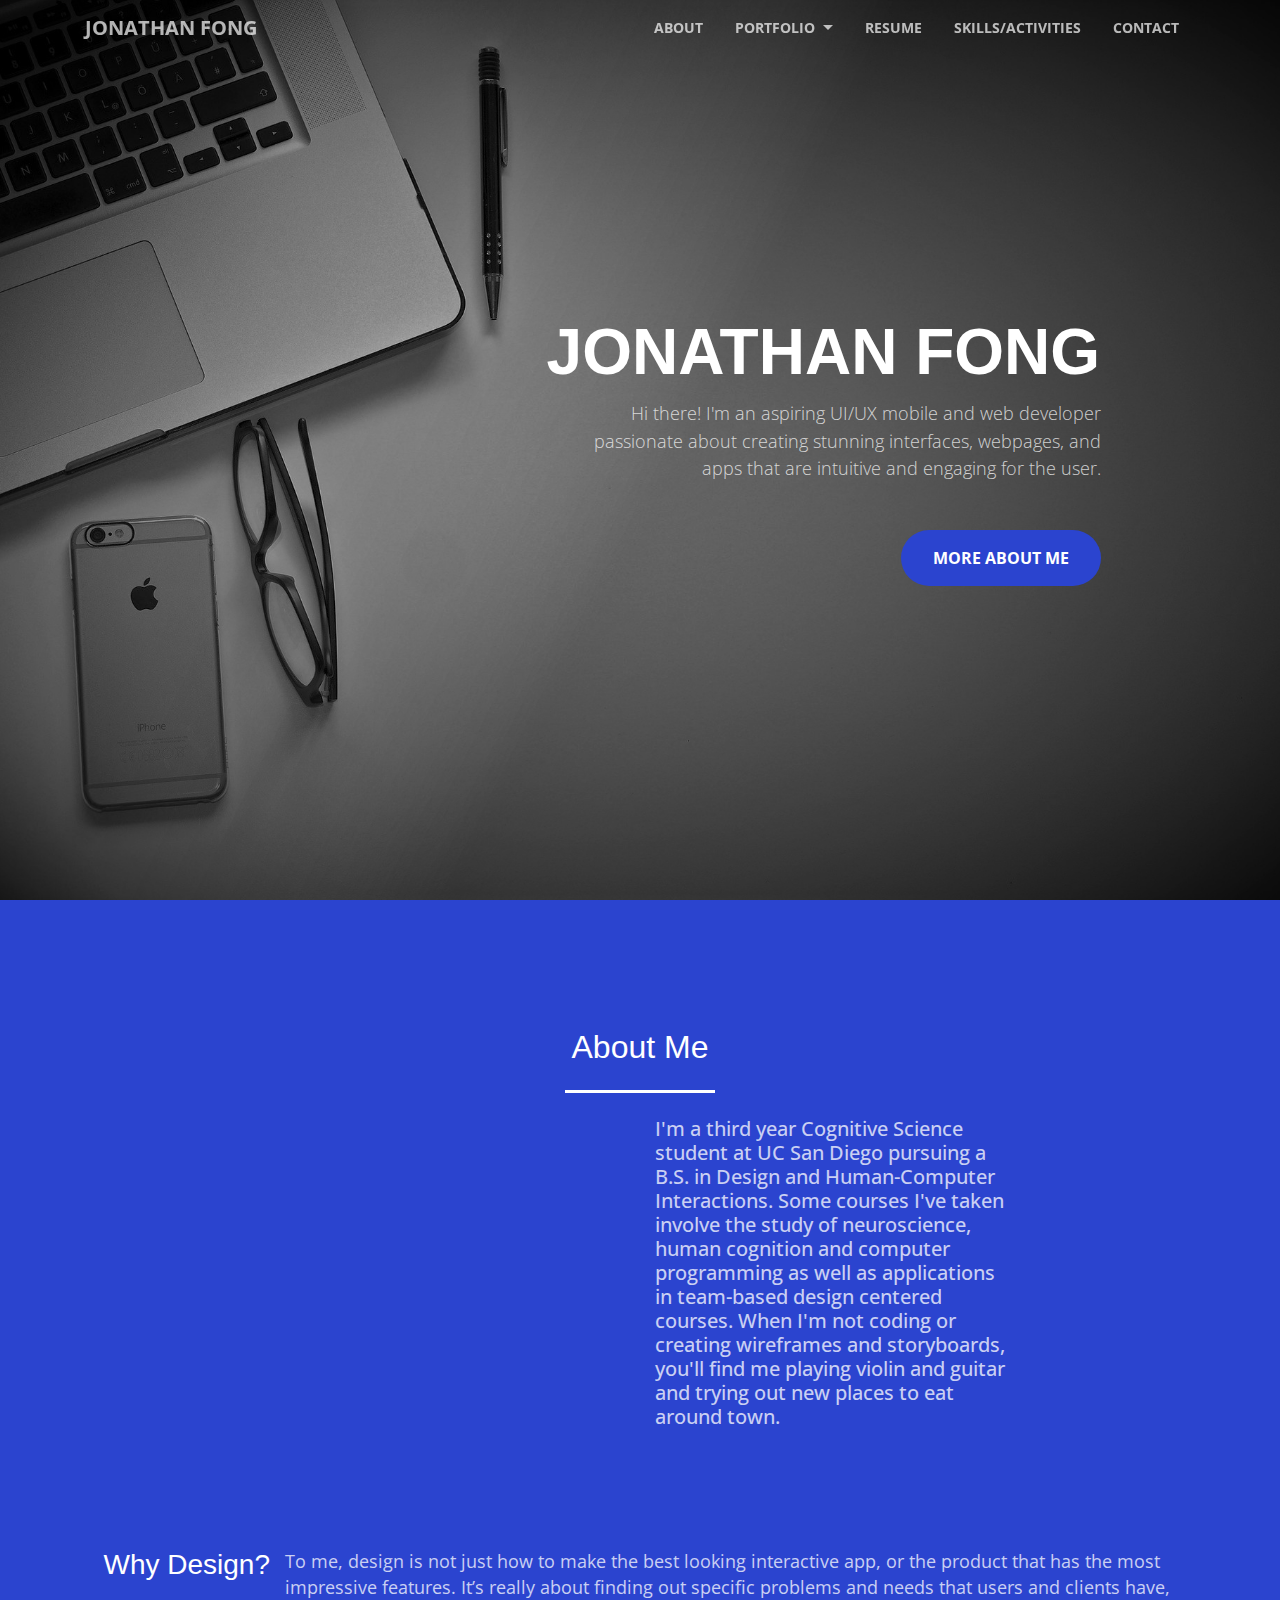
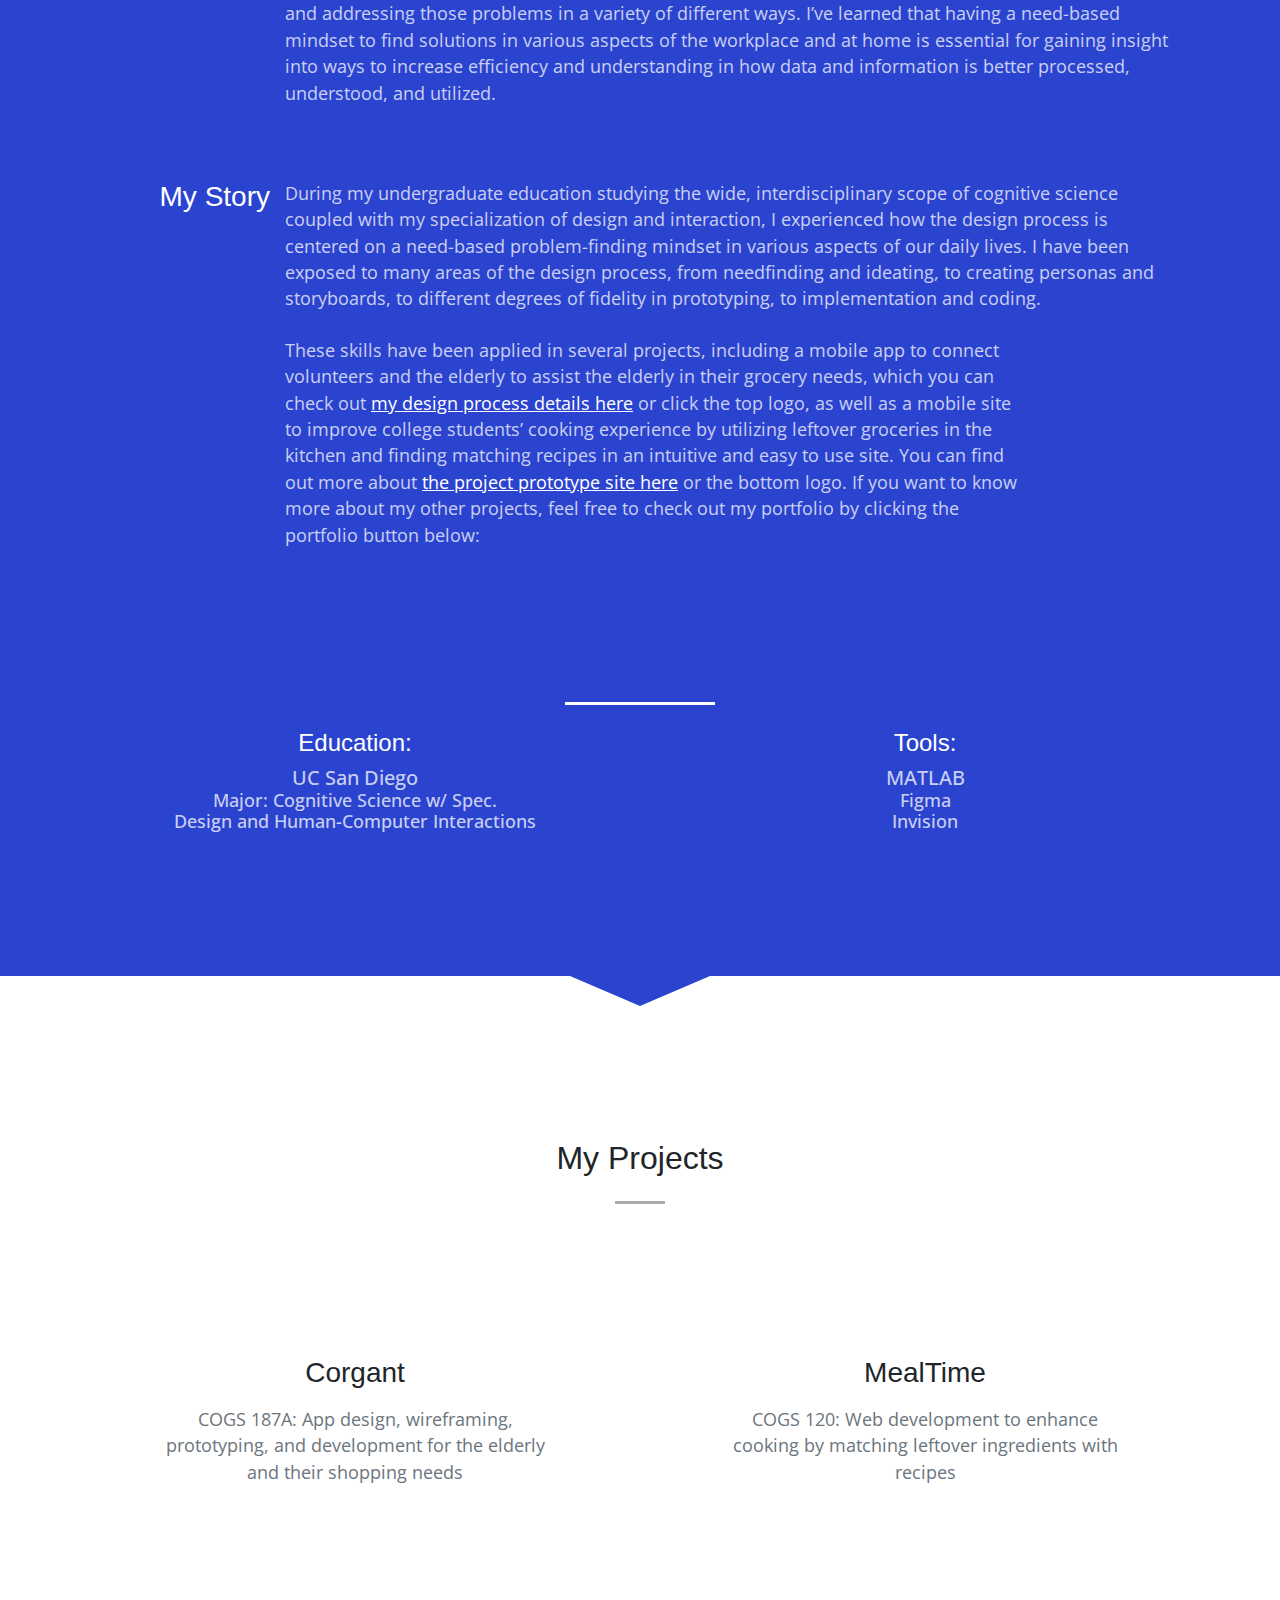
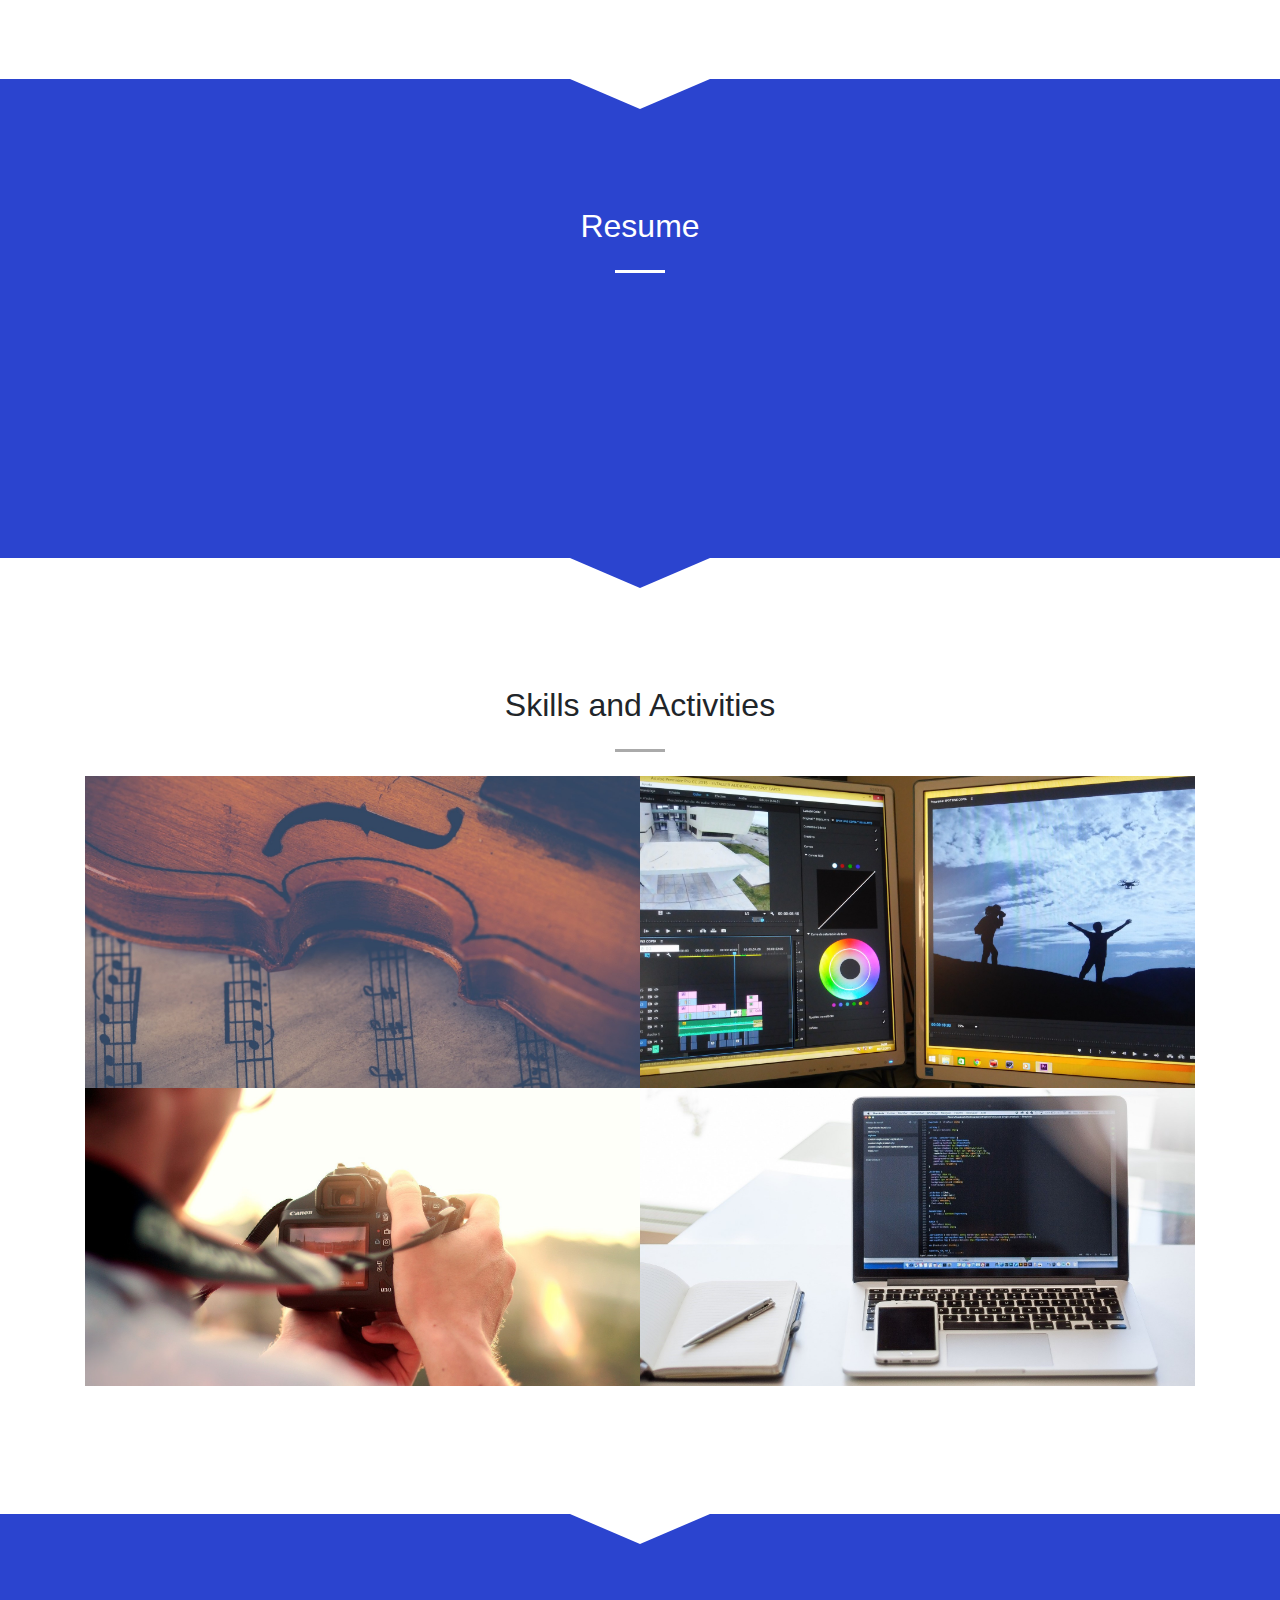
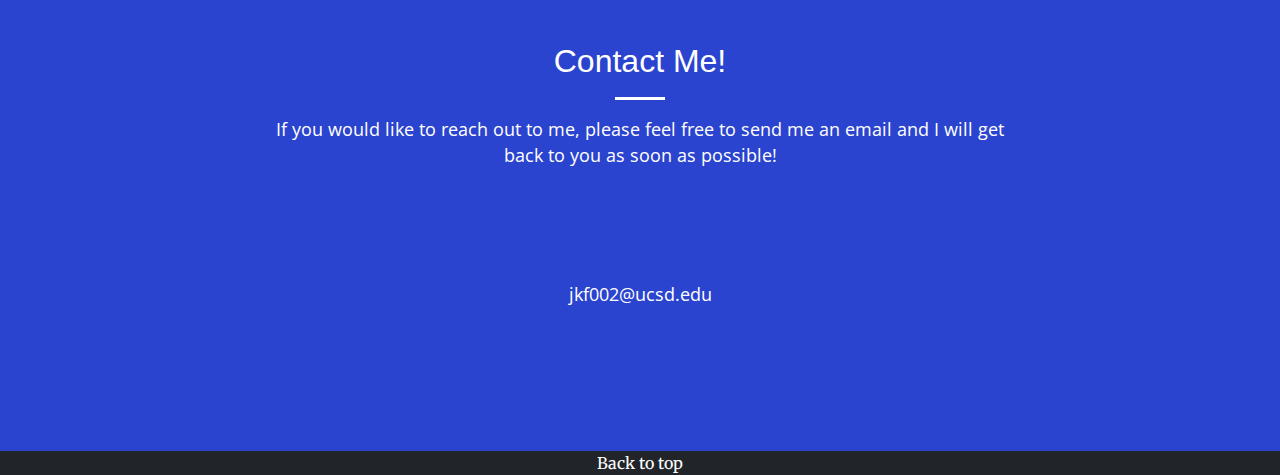
<file: index.html>
<!DOCTYPE html>
<html lang="en">

  <head>

    <meta charset="utf-8">
    <meta name="viewport" content="width=device-width, initial-scale=1, shrink-to-fit=no">
    <meta name="description" content="Find out more about Jonathan Fong, UX/UI Student Interaction Designer">
    <meta name="author" content="Jonathan Fong">


    <title>Jonathan's Portfolio</title>

    <!-- Bootstrap -->
    <link rel="stylesheet" href="https://maxcdn.bootstrapcdn.com/bootstrap/4.1.3/css/bootstrap.min.css">

    <!-- Icons -->
    <link href="https://stackpath.bootstrapcdn.com/font-awesome/4.7.0/css/font-awesome.min.css" rel="stylesheet" type="text/css">

    <!-- Fonts -->
    <link href='https://fonts.googleapis.com/css?family=Open+Sans:300italic,400italic,600italic,700italic,800italic,400,300,600,700,800' rel='stylesheet' type='text/css'>
    <link href='https://fonts.googleapis.com/css?family=Merriweather:400,300,300italic,400italic,700,700italic,900,900italic' rel='stylesheet' type='text/css'>

    <!-- Text Animation -->
    <link rel="stylesheet" href="animate.css">  

    <!-- Custom CSS -->
    <link href="css/mystylesheet.css" rel="stylesheet">

    <!-- Handlebars.js -->
    <script src="js/handlebars-v4.0.11.js"></script>

  </head>

  <body id="page-top">

    <!-- Navigation -->
    <nav class="navbar navbar-expand-lg navbar-light fixed-top" id="mainNav">
      <div class="container">
        <a class="navbar-brand js-scroll-trigger" href="#page-top">Jonathan Fong</a>
        <button class="navbar-toggler navbar-toggler-right" type="button" data-toggle="collapse" data-target="#navbarResponsive" aria-controls="navbarResponsive" aria-expanded="false" aria-label="Toggle navigation">
          <span class="navbar-toggler-icon"></span>
        </button>
        <div class="collapse navbar-collapse" id="navbarResponsive">
          <ul class="navbar-nav ml-auto">
            <li class="nav-item">
              <a class="nav-link js-scroll-trigger" href="#about">About</a>
            </li>
            <li class="nav-item btn-group">
              <a class="nav-link js-scroll-trigger" href="#Portfolio" style="padding-right:8px">Portfolio</a>
              <a class="nav-link dropdown-toggle dropdown-toggle-split" data-toggle="dropdown" aria-haspopup="true" aria-expanded="false" style="padding-left:0">
                <span class="sr-only">Toggle Dropdown</span>
              </a>
              <div class="nav-item dropdown-menu" aria-labelledby="dropdownMenu">
                <a class="dropdown-item js-scroll-trigger" href="./project.html?num=0">Corgant</a>
                <a class="dropdown-item js-scroll-trigger" href="./project.html?num=1">MealTime</a>
                <!-- <a class="dropdown-item js-scroll-trigger" href="./project3.html">Breakdown Analysis</a> -->
              </div>
            </li>
            <li class="nav-item">
              <a class="nav-link js-scroll-trigger" id="resumenav" href="#Resume">Resume</a>
            </li>
            <li class="nav-item">
              <a class="nav-link js-scroll-trigger" href="#skillz">Skills/Activities</a>
            </li>
            <li class="nav-item">
              <a class="nav-link js-scroll-trigger" href="#links">Contact</a>
            </li>
          </ul>
        </div>
      </div>
    </nav>

    <!-- Header -->
    <header class="masthead text-right text-white d-flex">
      <div class="container my-auto">
        <div class="row">
          <div class="col-lg-10 mx-auto">
            <h1 class="text-uppercase">
              <strong>Jonathan Fong</strong>
            </h1>
          </div>
        </div>
        <div class="row offset-md-4">
          <div class="col-lg-9 mx-auto">
            <p class="text-faded mb-5">Hi there! I'm an aspiring UI/UX mobile and web developer passionate about creating stunning interfaces, webpages, and apps that are intuitive and engaging for the user.</p>
            <a class="btn btn-primary btn-xl js-scroll-trigger" href="#about">More About Me</a>
          </div>
        </div>
      </div>
    </header>

    <!-- About Me -->
    <section class="bg-primary" id="about">
      <div class="container">
        <div class="row">
          <div class="col-lg-8 mx-auto text-center">
              <h2 class="section-heading text-white">About Me</h2>
              <hr class="light my-4" style="max-width:150px">
          </div>
        </div>
        <div class="row justify-content-center">
          <div class="col-lg-4 col-md-4 col-sm-8 text-left">
            <img class="img-fluid sr-img" src="img/DSC03696 (2).jpg" style="padding-bottom:10px; border-radius: 5%;">
          </div>
          <div class="col-lg-4 col-md-8 col-sm-12 text-left">
            <h5 class="text-faded mb-4">I'm a third year Cognitive Science student at UC San Diego pursuing a B.S. in Design and Human-Computer Interactions. Some courses I've taken involve the study of neuroscience, human cognition and computer programming as well as applications in team-based design centered courses. When I'm not coding or creating wireframes and storyboards, you'll find me playing violin and guitar and trying out new places to eat around town.</h5>
          </div>
        </div>
        <div class="row mx-auto" style="margin: 50px;">
          <div class='col-2 text-right' style="padding: 0px;"><h3 class="text-white">Why Design?</h3></div>
          <div class='col-10'>
            <p class="text-faded mb-4">
              To me, design is not just how to make the best looking interactive app, or the product that has the most impressive features. It’s really about finding out specific problems and needs that users and clients have, and addressing those problems in a variety of different ways. I’ve learned that having a need-based mindset to find solutions in various aspects of the workplace and at home is essential for gaining insight into ways to increase efficiency and understanding in how data and information is better processed, understood, and utilized.
            </p>
          </div>
          <!-- <div class='col-2' style="padding: 0%;">
            <img class="img-fluid sr-button rounded" src='./img/design_thinking_edited.jpg' style="display: table-cell; vertical-align: middle;">
          </div> -->
        </div>
        <div class="row mx-auto" style="margin: 50px;">
          <div class='col-2 text-right' style="padding: 0px;"><h3 class="text-white" style="padding-bottom: 100px;">My Story</h3></div>
          <div class="col-10">
            <p class="text-faded mb-4">
              During my undergraduate education studying the wide, interdisciplinary scope of cognitive science coupled with my specialization of design and interaction, I experienced how the design process is centered on a need-based problem-finding mindset in various aspects of our daily lives. I have been exposed to many areas of the design process, from needfinding and ideating, to creating personas and storyboards, to different degrees of fidelity in prototyping, to implementation and coding.
            </p>
            <div class="row mx-auto" style="margin-top: 25px;">
              
              <div class='col-lg-10 col-md-8' style="padding-left: 0px; padding-right: 0px;">
                <p class="text-faded mb-4">
                  These skills have been applied in several projects, including a mobile app to connect volunteers and the elderly to assist the elderly in their grocery needs, which you can check out <a href="./project.html?num=0" style="text-decoration-line: underline;">my design process details here</a> or click the top logo, as well as a mobile site to improve college students’ cooking experience by utilizing leftover groceries in the kitchen and finding matching recipes in an intuitive and easy to use site. You can find out more about <a href="./project.html?num=1" style="text-decoration-line: underline;">the project prototype site here</a> or the bottom logo. If you want to know more about my other projects, feel free to check out my portfolio by clicking the portfolio button below:
                </p>
              </div>
              <div class='col-lg-2 col-md-4'>
                <a class="projectimg" href="./project.html?num=0">
                    <img class="img-fluid projectimg sr-projectimg" src='./img/Corgant Logo.png'>
                </a>
                <a class="projectimg" href="./project.html?num=1">
                  <img class="img-fluid projectimg sr-projectimg" src='./img/design_thinking_edited.jpg'>
                </a>
              </div>
            </div>
          </div>
        </div>
        <div class="row mx-auto" style="margin-bottom: 24px;">
          <div class="col mx-auto text-center">
            <a class="btn btn-light btn-xl js-scroll-trigger sr-button" href="#Portfolio">Want to see my portfolio?</a>
          </div>
        </div>

        <hr class="light my-4" style="max-width:150px">
        <div class="row">
          <div class="col-lg-6 mx-auto text-center">
            <h4 class="text-white">Education:</h3>
            <h5 class="text-faded">UC San Diego
                <p class="mb-0">Major: Cognitive Science w/ Spec.</p>
                <p>Design and Human-Computer Interactions</p>
            </h5>
          </div>
          <div class="col-lg-6 mx-auto text-center">
              <h4 class="text-white">Tools:</h3>
              <h5 class="text-faded">MATLAB
                  <p class="mb-0">Figma</p>
                  <p>Invision</p>
              </h5>
          </div>
        </div>
      </div>
    </section>
    <div class="triangledownblue"></div>
    <hr class="light">

    <!-- Portfolio -->

    <!-- NOTE: PROJECT1, PROJECT2, PROJECT3 ARE ALL DUPLICATES, EXCEPT WITH DIFFERENT DEFAULT STARTING PAGES -->
    <section id="Portfolio">
      <div class="container">
        <div class="row">
          <div class="col-lg-12 text-center">
            <h2 class="section-heading">My Projects</h2>
            <hr class="my-4">
          </div>
        </div>
      </div>
      <div class="container">
        <div class="row">
          <div class="col-lg-6 col-md-6 text-center" id="Project1">
            <div class="row" style="padding-bottom:10px">
              <div class="service-box mt-5 mx-auto">
                <i class="fa fa-4x fa-mobile text-primary mb-3 sr-icons"></i>
                <h3 class="mb-3">Corgant</h3>
                <p class="text-muted mb-0">COGS 187A: App design, wireframing, prototyping, and development for the elderly and their shopping needs</p>
              </div>
            </div>
            <div class="row justify-content-center">
              <a class="btn btn-primary btn-xl js-scroll-trigger text-white sr-icons" id="projbtnA" href="./project.html?num=0">Check it Out!</a>
            </div>
          </div>
          <div class="col-lg-6 col-md-6 text-center" id="Project2">
            <div class="row" style="padding-bottom:10px">
              <div class="service-box mt-5 mx-auto">
                <i class="fa fa-4x fa-cutlery text-primary mb-3 sr-icons"></i>
                <h3 class="mb-3">MealTime</h3>
                <p class="text-muted mb-0">COGS 120: Web development to enhance cooking by matching leftover ingredients with recipes</p>
              </div>
            </div>
            <div class="row justify-content-center">
                <a class="btn btn-primary btn-xl js-scroll-trigger text-white sr-icons" id="projbtnB" href="./project.html?num=1">Check it Out!</a>
            </div>
          </div>

          <!-- <div class="col-lg-4 col-md-6 text-center" id="Project3">
            <div class="row" style="padding-bottom:10px">
              <div class="service-box mt-5 mx-auto">
                <i class="fa fa-4x fa-line-chart text-primary mb-3 sr-icons"></i>
                <h3 class="mb-3">Breakdown Analysis</h3>
                <p class="text-muted mb-0">COGS 10: Data-based analysis of technological breakdown events in daily life.</p>
              </div>
            </div>
            <div class="row justify-content-center">
              <a class="btn btn-primary btn-xl js-scroll-trigger text-white sr-icons" id="projbtnC" href="./project3.html">Check it Out!</a>
            </div>
          </div> -->

        </div>
      </div>
    </section>

    <!-- Resume -->
    <div class="triangledownwhite" id="resumetrianglewhite" style="display:block"></div>
    <div class="triangledownblue" id="resumetriangleblue" style="display:none"></div>
    <section class="bg-primary text-white" id="Resume" style="display:block">
      <div class="container text-center">
        <h2 class="mb-4" style="font-weight: 500">Resume</h2>
        <hr class="light">

        <!-- Trigger the modal with a button -->
        <div class="row mb-3">
          <a class="btn btn-light btn-xl sr-button mx-auto" data-toggle="modal" data-target="#myModal" href="">
            <i class="fa fa-search-plus"></i>
            View Resume
          </a>
        </div>
        
        <!-- Modal -->
        <div id="myModal" class="modal fade" role="dialog">
            <div class="modal-dialog modal-lg">
                <div class="modal-content">
                    <div class="modal-header" style="padding: 5px; color: #000000;">
                        <h5 class="modal-title mx-auto">My Resume</h5>
                        <button class="close pull-right" data-dismiss="modal" style="padding: 0; margin: 0;">&times;</button>
                    </div>
                    <div class="modal-body">
                        <embed src="./img/resume/Jonathan Fong Resume @3.2.pdf" frameborder="0" width="100%" height="490px;">
                    </div>
                </div>
            </div>
        </div>
        <div class="row mb-3">
          <a class="btn btn-light btn-xl sr-button mx-auto" style="font-size: 0.9rem;" href="./img/resume/Jonathan Fong Resume @3.2.pdf" download>
            <i class="fa fa-download"></i> Download Now!
          </a>
        </div>
        
      </div>
    </section>
    <div class="triangledownblue" id="restriangle1"style="display:block"></div>

    <!-- Skills/Activities -->
    <section id="skillz">
      <div class="container">
          <div class="row">
            <div class="col-lg-12 mx-auto text-center">
              <h2 class="section-heading">Skills and Activities</h2>
              <hr class="my-4">
            </div>
          </div>
      </div>
      <div class="container">
        <div class="row no-gutters">
          <div class="col-lg-6 col-xs-12">
            <a class="portfolio-box">
              <img class="img-fluid" src="img/violin-2946994_1920 cropped.jpg" alt="">
              <div class="portfolio-box-caption" id="Music" onclick="">
                <div class="portfolio-box-caption-content">
                  <div class="project-category text-faded">
                    Music
                  </div>
                  <div class="project-name">
                    Violin | Guitar
                  </div>
                  <hr class="light">
                  <h6 class="text-faded"> Violin</h6>
                  <span class="fa fa-star"></span>
                  <span class="fa fa-star"></span>
                  <span class="fa fa-star"></span>
                  <span class="fa fa-star"></span>
                  <span class="fa fa-star"></span>
                  <h6 class="text-faded"> Guitar</h6>
                  <span class="fa fa-star"></span>
                  <span class="fa fa-star"></span>
                  <span class="fa fa-star checked"></span>
                  <span class="fa fa-star checked"></span>
                  <span class="fa fa-star checked"></span>
                </div>
              </div>
            </a>
          </div>
          <div class="col-lg-6 col-xs-12">
            <a class="portfolio-box">
              <img class="img-fluid" src="img/edition-1677458_1920.jpg" alt="">
              <div class="portfolio-box-caption" id="Video" onclick="">
                <div class="portfolio-box-caption-content">
                  <div class="project-category text-faded">
                    Video Editing
                  </div>
                  <div class="project-name">
                    Final Cut Pro | Adobe Premier Pro
                  </div>
                  <hr class="light">
                  <h6 class="text-faded"> Final Cut Pro: </h6>
                  <span class="fa fa-star"></span>
                  <span class="fa fa-star"></span>
                  <span class="fa fa-star"></span>
                  <span class="fa fa-star checked"></span>
                  <span class="fa fa-star checked"></span>
                  <h6 class="text-faded"> Adobe Premier Pro: </h6>
                  <span class="fa fa-star"></span>
                  <span class="fa fa-star checked"></span>
                  <span class="fa fa-star checked"></span>
                  <span class="fa fa-star checked"></span>
                  <span class="fa fa-star checked"></span>
                </div>
              </div>
            </a>
          </div>
          <div class="col-lg-6 col-xs-12">
            <a class="portfolio-box">
              <img class="img-fluid" src="img/photographer-410326_1920 edited.jpg" alt="">
              <div class="portfolio-box-caption" id="Photo" onclick="">
                <div class="portfolio-box-caption-content">
                  <div class="project-category text-faded">
                    Photography and Graphics
                  </div>
                  <div class="project-name">
                    Photoshop | Illustrator
                  </div>
                  <hr class="light">
                  <h6 class="text-faded"> Photoshop: </h6>
                  <span class="fa fa-star"></span>
                  <span class="fa fa-star checked"></span>
                  <span class="fa fa-star checked"></span>
                  <span class="fa fa-star checked"></span>
                  <span class="fa fa-star checked"></span>
                  <h6 class="text-faded"> Illustrator: </h6>
                  <span class="fa fa-star"></span>
                  <span class="fa fa-star checked"></span>
                  <span class="fa fa-star checked"></span>
                  <span class="fa fa-star checked"></span>
                  <span class="fa fa-star checked"></span>
                </div>
              </div>
            </a>
          </div>
          <div class="col-lg-6 col-xs-12">
            <a class="portfolio-box">
              <img class="img-fluid" src="img/business-1839876_1920 edited.jpg" alt="">
              <div class="portfolio-box-caption" id="Coding" onclick="">
                <div class="portfolio-box-caption-content">
                  <div class="project-category text-faded">
                    Coding
                  </div>
                  <div class="project-name">
                    MATLAB|JAVA|HTML|CSS|JavaScript
                  </div>
                  <hr class="light">
                  <h6 class="text-faded"> MATLAB: </h6>
                  <span class="fa fa-star"></span>
                  <span class="fa fa-star"></span>
                  <span class="fa fa-star checked"></span>
                  <span class="fa fa-star checked"></span>
                  <span class="fa fa-star checked"></span>
                  <h6 class="text-faded"> JAVA: </h6>
                  <span class="fa fa-star"></span>
                  <span class="fa fa-star"></span>
                  <span class="fa fa-star checked"></span>
                  <span class="fa fa-star checked"></span>
                  <span class="fa fa-star checked"></span>
                  <h6 class="text-faded"> HTML/CSS/JS/JQuery/Bootstrap/HandlebarsJS: </h6>
                  <span class="fa fa-star"></span>
                  <span class="fa fa-star"></span>
                  <span class="fa fa-star"></span>
                  <span class="fa fa-star"></span>
                  <span class="fa fa-star checked"></span>
                </div>
              </div>
            </a>
          </div>
        </div>
      </div>
    </section>

    <!-- Contact Me -->
    <div class="triangledownwhite" id="restriangle2"style="display:block"></div>
    <section id="links" class="bg-primary text-white">

      <!-- <hr class="light" style="max-width: 90%; margin-top: 50px; margin-bottom: 50px;"> -->
      <div class="container">
        <div class="row">
          <div class="col-lg-8 mx-auto text-center">
            <h2 class="section-heading text-white">Contact Me!</h2>
            <hr class="light">
            <p class="mb-5 text-white">If you would like to reach out to me, please feel free to send me an email and I will get back to you as soon as possible!</p>
          </div>
        </div>
        <div class="row">
          <div class="col-lg-4 mx-auto text-center">
            <i class="fa fa-envelope-o fa-3x mb-3 sr-contact"></i>
            <p>
              <a href="mailto:jkf002@ucsd.edu">jkf002@ucsd.edu</a>
            </p>
          </div>
        </div>
      </div>
    </section>
    <div class="bg-dark">
      <div class="container">
        <div class="row-1 ml-auto text-center">
          <a href="#page-top" class="js-scroll-trigger" style="text-align: center">Back to top</a>
        </div>
      </div>
    </div>
    

    <!-- Bootstrap core JavaScript -->
    <script src="vendor/jquery/jquery.min.js"></script>
    <script src="https://stackpath.bootstrapcdn.com/bootstrap/4.1.3/js/bootstrap.bundle.min.js"></script>

    <!-- Jquery/Scroll Reveal JavaScript -->
    <script src="vendor/jquery-easing/jquery.easing.min.js"></script>
    <script src="vendor/scrollreveal/scrollreveal.min.js"></script>

    <!-- Scripts -->
    <script src="js/creative.js"></script>

  </body>

</html>
</file>
<file: css/mystylesheet.css>
body,
html {
  width: 100%;
  height: 100%;
  max-width: 100%;
	margin: 0;
  animation: fadeRiseEffect 1s; /* Fading/Rising effect takes 1s after 0.25s delay to */
                                /* allow time for more elements to load in */
}

body {
  font-family: 'Merriweather', 'Helvetica Neue', Arial, sans-serif;
  overflow-x: hidden;
}

p {
  font-family: 'Open Sans', 'Helvetica Neue', Arial, sans-serif;
  font-size: 1.1rem;
}

hr {
  max-width: 50px;
  border-width: 3px;
  border-color: #aaa;
}

hr.light {
  border-color: #fff;
}

hr.thin {
  border-width: 1.5px;
}

a {
  color: #fff;
  -webkit-transition: all 0.2s;
  -moz-transition: all 0.2s;
  transition: all 0.2s;
}

a:hover {
  color: rgb(83, 178, 255) !important;
}

h1,
h2,
h3,
h4 {
  /* font-family: 'Open Sans', 'Helvetica Neue', Arial, sans-serif; */
  font-family: 'Montserrat', sans-serif;
}

h5,
h6 {
  font-family: 'Open Sans', 'Helvetica Neue', Arial, sans-serif;
  /* font-family: 'Montserrat', sans-serif; */
}

.bg-primary {
  background-color: rgb(43, 68, 207) !important;
  /* rgb(30, 52, 172) */
}

.bg-dark {
  background-color: #212529 !important;
}

.bg-white {
  height: 20px;
  background-color: #fff;
}

.bg-grey {
  background-color: lightgrey;
}

#top-icon-btn {
	display: none; /* Hidden by default */
	position: fixed; /* Fixed/sticky position */
	bottom: 20px; /* Place the button at the bottom of the page */
	right: 30px; /* Place the button 30px from the right */
	z-index: 99; /* Make sure it does not overlap */
	border: none; /* Remove borders */
	outline: none; /* Remove outline */
	background-color: rgba(17, 14, 35, 0.1); /* Set a background color */
	color: black; /* Text color */
	cursor: pointer; /* Add a mouse pointer on hover */
	padding: 10px; /* Some padding */
	border-radius: 5px;
	font-size: 18px; /* Increase font size */
}
#top-icon-btn:hover {
  background-color: rgba(17, 14, 35, 0.3); /* Add a dark-grey background on hover */
}
#to-top {
	width: 36px;
	height: 36px;
	text-align: center;
	justify-content: center;
	vertical-align: middle;
}
#double-up-icon {
	color:rgba(17, 14, 35, 0.2);
}

.triangledownblue{
  height: 0px;
  width: 0px;
  border-top: solid 30px rgb(43, 68, 207);
  border-left: solid 70px transparent;
  border-right: solid 70px transparent;
  margin-left: 50%;
  transform: translateX(-50%);
  position: absolute;
}
.triangledownwhite{
  height: 0px;
  width: 0px;
  border-top: solid 30px #fff;
  border-left: solid 70px transparent;
  border-right: solid 70px transparent;
  margin-left: 50%;
  transform: translateX(-50%);
  position: absolute;
}
.triangledowngrey{
  height: 0px;
  width: 0px;
  border-top: solid 30px rgb(223, 223, 223);
  border-left: solid 70px transparent;
  border-right: solid 70px transparent;
  margin-left: 50%;
  transform: translateX(-50%);
  position: absolute;
}
.triangleupblueproject {
  height: 0px;
  width: 0px;
  border-bottom: solid 30px rgb(43, 68, 207);
  border-left: solid 73px transparent;
  border-right: solid 73px transparent;
  margin-left: 50%;
  transform: translateX(-50%) translateY(100px);
  position: absolute;
}
.p1 {
  margin-left: 20%;
  transform: translateX(-50%) translateY(100px);
  position: absolute;
}
.p2 {
  margin-left: 50%;
  transform: translateX(-50%) translateY(100px);
  position: absolute;
}
.p3 {
  margin-left: 80%;
  transform: translateX(-50%) translateY(100px);
  position: absolute;
}
@media (max-width: 991px) {
  .p1 {
    margin-left: 30%;
    transform: translateX(-50%) translateY(100px);
    position: absolute;
  }
  .p2 {
    margin-left: 70%;
    transform: translateX(-50%) translateY(100px);
    position: absolute;
  }
  .p3 {
    margin-left: 30%;
    transform: translateX(-50%) translateY(100px);
    position: absolute;
  }
}
@media (max-width: 767px) {
  .p1 {
    margin-left: 50%;
    transform: translateX(-50%) translateY(100px);
    position: absolute;
  }
  .p2 {
    margin-left: 50%;
    transform: translateX(-50%) translateY(100px);
    position: absolute;
  }
  .p3 {
    margin-left: 50%;
    transform: translateX(-50%) translateY(100px);
    position: absolute;
  }
}

.no-padding {
  padding: 0;
}

.no-margin {
  margin: 0;
}

.fadeRise {
	animation: fadeRiseEffect 0.75s;
}

/* Can be used as mini section */
.margin-tb-2 {
  margin-top: 2em;
  margin-bottom: 2em;
}

.ex-padding {
  padding-left: 5vw;
  padding-right: 5vw;
}

.less-padding {
  padding-top: 4em;
  padding-bottom: 6em;
}

.text-faded {
  color: rgba(255, 255, 255, 0.75);
}

section {
  padding: 8rem 0;
}

.section-heading {
  margin-top: 0;
}

::-moz-selection {
  color: #fff;
  background: #212529;
  text-shadow: none;
}

::selection {
  color: #fff;
  background: #212529;
  text-shadow: none;
}

img::selection {
  color: #fff;
  background: transparent;
}

img::-moz-selection {
  color: #fff;
  background: transparent;
}

#mainNav {
  border-bottom: 1px solid rgba(33, 37, 41, 0.1);
  background-color: #fff;
  font-family: 'Open Sans', 'Helvetica Neue', Arial, sans-serif;
  -webkit-transition: all 0.2s;
  -moz-transition: all 0.2s;
  transition: all 0.2s;
}

#mainNav .navbar-brand {
  font-weight: 700;
  text-transform: uppercase;
  color: rgb(43, 68, 207);
  font-family: 'Open Sans', 'Helvetica Neue', Arial, sans-serif;
}

#mainNav .navbar-brand:focus, #mainNav .navbar-brand:hover {
  color: rgb(43, 68, 207);
}

#mainNav .navbar-nav > li.nav-item > a.nav-link,
#mainNav .navbar-nav > li.nav-item > a.nav-link:focus {
  font-size: .9rem;
  font-weight: 700;
  text-transform: uppercase;
  color: #212529;
}

#mainNav .navbar-nav > li.nav-item > a.nav-link:hover,
#mainNav .navbar-nav > li.nav-item > a.nav-link:focus:hover {
  color: rgb(43, 68, 207);
}

#mainNav .navbar-nav > li.nav-item > a.nav-link.active,
#mainNav .navbar-nav > li.nav-item > a.nav-link:focus.active {
  color: rgb(43, 68, 207) !important;
  background-color: transparent;
}

#mainNav .navbar-nav > li.nav-item > a.nav-link.active:hover,
#mainNav .navbar-nav > li.nav-item > a.nav-link:focus.active:hover {
  background-color: transparent;
}
#mainNav .navbar-nav > li.nav-item > div.dropdown-menu {
  background-color: transparent;
  border-color: transparent;
}


@media (min-width: 992px) {
  #mainNav {
    border-color: transparent;
    background-color: transparent;
  }
  #mainNav .navbar-brand {
    color: rgba(255, 255, 255, 0.7);
  }
  #mainNav .navbar-brand:focus, #mainNav .navbar-brand:hover {
    color: #fff;
  }
  #mainNav .navbar-nav > li.nav-item > a.nav-link {
    padding: 0.5rem 1rem;
  }
  #mainNav .navbar-nav > li.nav-item > a.nav-link,
  #mainNav .navbar-nav > li.nav-item > a.nav-link:focus {
    color: rgba(255, 255, 255, 0.7);
  }
  #mainNav .navbar-nav > li.nav-item > a.nav-link:hover,
  #mainNav .navbar-nav > li.nav-item > a.nav-link:focus:hover {
    color: #fff;
  }
  #mainNav.navbar-shrink {
    border-bottom: 1px solid rgba(33, 37, 41, 0.1);
    background-color: #fff;
  }
  #mainNav.navbar-shrink .navbar-brand {
    color: rgb(43, 68, 207);
  }
  #mainNav.navbar-shrink .navbar-brand:focus, #mainNav.navbar-shrink .navbar-brand:hover {
    color: rgb(43, 68, 207);
  }
  #mainNav.navbar-shrink .navbar-nav > li.nav-item > a.nav-link,
  #mainNav.navbar-shrink .navbar-nav > li.nav-item > a.nav-link:focus {
    color: #212529;
  }
  #mainNav.navbar-shrink .navbar-nav > li.nav-item > a.nav-link:hover,
  #mainNav.navbar-shrink .navbar-nav > li.nav-item > a.nav-link:focus:hover {
    color: rgb(46, 132, 243);
  }
  #mainNav.navbar-shrink .navbar-nav > li.nav-item > div.dropdown-menu {
    border-bottom: 1px solid rgba(33, 37, 41, 0.1);
    border-left: 1px solid rgba(33, 37, 41, 0.1);
    border-right: 1px solid rgba(33, 37, 41, 0.1);
    background-color: #fff;
  }
  /* For Mobile Version */
  #mainNav .navbar-nav > li.nav-item > div.nav-item > a.dropdown-item,
  #mainNav .navbar-nav > li.nav-item > div.nav-item > a.dropdown-item:focus {
    font-size: .8rem;
    font-weight: 600;
    text-transform: uppercase;
    background-color: transparent;
    color: rgba(255, 255, 255, 0.7);
  }
  #mainNav .navbar-nav > li.nav-item > div.nav-item > a.dropdown-item:hover,
  #mainNav .navbar-nav > li.nav-item > div.nav-item > a.dropdown-item:focus:hover {
    font-size: .8rem;
    font-weight: 700;
    background-color: transparent;
    color: #fff;
  }
  /* Normal */
  #mainNav.navbar-shrink .navbar-nav > li.nav-item > div.nav-item > a.dropdown-item,
  #mainNav.navbar-shrink .navbar-nav > li.nav-item > div.nav-item > a.dropdown-item:focus {
    font-size: .8rem;
    font-weight: 600;
    text-transform: uppercase;
    color: #212529;
  }
  #mainNav.navbar-shrink .navbar-nav > li.nav-item > div.nav-item > a.dropdown-item:hover,
  #mainNav.navbar-shrink .navbar-nav > li.nav-item > div.nav-item > a.dropdown-item:focus:hover {
    font-size: .8rem;
    font-weight: 700;
    color: #212529;
  }
}

header.masthead {
  padding-top: 10rem;
  padding-bottom: calc(10rem - 56px);
  background-image: url("../img/desktop-1155613_1920 edited3.jpg");
  background-position: center center;
  -webkit-background-size: cover;
  -moz-background-size: cover;
  -o-background-size: cover;
  background-size: cover;
}

header.masthead hr {
  margin-top: 30px;
  margin-bottom: 30px;
}

header.masthead h1 {
  font-size: 2rem;
}

header.masthead p {
  font-weight: 300;
}

@media (min-width: 768px) {
  header.masthead p {
    font-size: 1.15rem;
  }
}

@media (min-width: 992px) {
  header.masthead {
    height: 100vh;
    min-height: 650px;
    padding-top: 0;
    padding-bottom: 0;
  }
  header.masthead h1 {
    font-size: 3rem;
  }
}

@media (min-width: 1200px) {
  header.masthead h1 {
    font-size: 4rem;
  }
}

.projectimg {
  padding: 5px;
  border-radius: 25%;
}

.projectimg > img:hover,
.projectimg > img:focus {
  padding: 9px;
  /* padding: 0px;
  border: 5px solid rgb(236, 210, 57); */
  
}

.service-box {
  max-width: 400px;
}

.portfolio-box {
  position: relative;
  display: block;
  max-width: 650px;
  margin: 0 auto;
}

.portfolio-box .portfolio-box-caption {
  position: absolute;
  bottom: 0;
  display: block;
  width: 100%;
  height: 100%;
  text-align: center;
  opacity: 0;
  color: #fff;
  background: rgb(43, 68, 207);
  -webkit-transition: all 0.2s;
  -moz-transition: all 0.2s;
  transition: all 0.2s;
}

.portfolio-box .portfolio-box-caption .portfolio-box-caption-content {
  position: absolute;
  top: 50%;
  width: 100%;
  transform: translateY(-50%);
  text-align: center;
}

.portfolio-box .portfolio-box-caption .portfolio-box-caption-content .project-category,
.portfolio-box .portfolio-box-caption .portfolio-box-caption-content .project-name {
  padding: 0 15px;
  font-family: 'Open Sans', 'Helvetica Neue', Arial, sans-serif;
}

.portfolio-box .portfolio-box-caption .portfolio-box-caption-content .project-category {
  font-size: 14px;
  font-weight: 600;
  text-transform: uppercase;
}

.portfolio-box .portfolio-box-caption .portfolio-box-caption-content .project-name {
  font-size: 18px;
}

.portfolio-box:hover .portfolio-box-caption,
.portfolio-box:active .portfolio-box-caption {
  opacity: 1;
}

.portfolio-box:focus {
  outline: none;
}

@media (min-width: 768px) {
  .portfolio-box .portfolio-box-caption .portfolio-box-caption-content .project-category {
    font-size: 16px;
  }
  .portfolio-box .portfolio-box-caption .portfolio-box-caption-content .project-name {
    font-size: 22px;
  }
  .portfolio-box .portfolio-box-caption .portfolio-box-caption-content {
    font-size: 16px;
  }
}

@media (min-width: 576px) {
  .portfolio-box .portfolio-box-caption .portfolio-box-caption-content .project-category .project-name {
    font-size: 16px;
  }
}

@media (max-width: 575px) {
  .portfolio-box .portfolio-box-caption .portfolio-box-caption-content .project-category .project-name {
    font-size: 12px;
  }
}

@media (max-width: 470px) {
  .portfolio-box-caption-content {
    font-size: 10px;
  }
  .portfolio-box-caption-content .project-category .project-name {
    font-size: 7px;
  }
}

@media (max-width: 420px) {
  .portfolio-box .portfolio-box-caption .portfolio-box-caption-content {
    font-size: 7px;
  }
  .project-category .project-name {
    font-size: 7px;
  }
}

@media (max-width: 400px) {
  .portfolio-box .portfolio-box-caption .portfolio-box-caption-content {
    font-size: 5px;
  }
  .project-category .project-name {
    font-size: 4px;
  }
}

.text-primary {
  color: rgb(43, 68, 207) !important;
  /* rgb(50, 52, 172) */
}

.btn {
  font-weight: 700; 
  text-transform: uppercase;
  border: none;
  border-radius: 300px;
  font-family: 'Open Sans', 'Helvetica Neue', Arial, sans-serif;
}

.btn-xl {
  padding: 1rem 2rem;
}

.btn-primary {
  background-color: rgb(43, 68, 207);
  border-color: #F05F40;
}

.btn-primary:hover, .btn-primary:focus, .btn-primary:active {
  color: #fff;
  background-color: rgb(46, 132, 243) !important;
}

.btn-primary:active, .btn-primary:focus {
  box-shadow: 0 0 0 0.2rem rgba(240, 95, 64, 0.5) !important;
}

.checked {
  color: rgb(46, 132, 243);
}

.clearfix::after {
  content: "";
  clear: both;
  display: table;
}

.dropdown-toggle::after {
  vertical-align: .255em;
  content: "";
  border-top: .4em solid;
  border-right: .4em solid transparent;
  border-bottom: 0;
  border-left: .4em solid transparent;
}

/* TABS FOR PROJECT */

/* Set height of body and the document to 100% to enable "full page tabs" */

.project-header {
  background-image: linear-gradient(-220deg, #110E23, #391d46,#823A86,#F475A0,#F8B491);
  background-color: rgb(64, 2, 180);
  padding-bottom: 3em;
  overflow: hidden;
}

#project-overview {
  padding-top: 4em;
}

.line-height-2 {
  line-height: 2.5em;
}

.subheading {
  margin-bottom: 3em;
}

/* Change hover over the links to go to different parts of proj */
/* please edit more... colors are kinda arbitrarily chosen */
.proj-section-link:hover {
	color: #110E23!important;
	text-decoration-color: #823A86;
}

.project-section-title {
  position: relative;
}
.project-section-title span {
  background-color: #fff;
  padding: 0px 10px;
  margin-left: -10px;
}
.project-section-title:before {
	border-top: 1px solid rgba(20,20,20,0.2);
	top: 50%;
  bottom: 0;

  content: "";
  margin: 0 auto;
  position: absolute;
  display: inline-block;
  /* left: -14.1%; */
  left: -100%;
  width: 400vw;
  z-index: -1;
	
	/* background-color: rgba(244, 117, 160, 0.2);
  background-image: linear-gradient(
		-220deg, rgba(17, 14, 35, 0.1),
		rgba(57, 29, 70, 0.2),
		rgba(130, 58, 134, 0.2),
		rgba(244, 117, 160, 0.2),
		rgba(248, 180, 145, 0.1)
	);
	top: 47%;
	bottom: 47%; */
}

.pre-numbered#num1:before {
  content: "1 ";
  font-family: 'Open Sans', 'Helvetica Neue', Arial, sans-serif;
  font-size: 1.5rem;
  color: #ff00bf;
  font-weight: 600;
  position: absolute;
  left: -1.5em;
  padding-bottom: 10px;
  padding-top: 5px;
  font-style: normal;
  line-height: 1.3em;
}
.pre-numbered#num2:before {
  content: "2 ";
  font-family: 'Open Sans', 'Helvetica Neue', Arial, sans-serif;
  font-size: 1.5rem;
  color: #ff00bf;
  font-weight: 600;
  position: absolute;
  left: -1.5em;
  padding-bottom: 10px;
  padding-top: 5px;
  font-style: normal;
  line-height: 1.3em;
}
.pre-numbered#num3:before {
  content: "3 ";
  font-family: 'Open Sans', 'Helvetica Neue', Arial, sans-serif;
  font-size: 1.5rem;
  color: #ff00bf;
  font-weight: 600;
  position: absolute;
  left: -1.5em;
  padding-bottom: 10px;
  padding-top: 5px;
  font-style: normal;
  line-height: 1.3em;
}
.pre-numbered#num4:before {
  content: "4 ";
  font-family: 'Open Sans', 'Helvetica Neue', Arial, sans-serif;
  font-size: 1.5rem;
  color: #ff00bf;
  font-weight: 600;
  position: absolute;
  left: -1.5em;
  padding-bottom: 10px;
  padding-top: 5px;
  font-style: normal;
  line-height: 1.3em;
}

#quotes > .carousel-inner {
  background-color: whitesmoke;
}

#personaSlide > .carousel-inner {
	/* background-color: #343a40; */
	background-image: linear-gradient(
		-220deg, rgba(17, 14, 35, 1),
		rgba(57, 29, 70, 1),
		rgba(130, 58, 134, 1),
		rgba(244, 117, 160, 1)
	);
  border-radius: 15px;
}

#quotes {
  margin-top: 5em;
  margin-bottom: 4em;
}

#carousel-quotes {
  vertical-align: middle;
  vertical-align: middle;
  justify-content: center;
  text-align: center;
  margin: auto;
  /* box-shadow: 1px 1px 10px -1px rgba(240, 95, 64, 0.2); */
}

#qmarks-l {
  text-align: left;
  text-emphasis: 1em;
  color: #ff00bf;
  font-family: 'Merriweather', 'Helvetica Neue', Arial, sans-serif;
}
#qmarks-r {
  text-align: right;
  text-emphasis: 1em;
  color: #ff00bf;
  font-family: 'Merriweather', 'Helvetica Neue', Arial, sans-serif;
}

#carousel-quotes > .carousel-inner > .carousel-item > .quote-item > h4 {
  margin: auto;
  /* font-style: italic; */
  margin-left: 1em;
  margin-right: 1em;
  font-weight: 400;
  color: #ff00bf;
  /* color: rgba(17, 14, 35, 0.9); */
  font-style: italic;
}
.quote-who {
  color: #ff00bf;
}

.quote-controls-left {
  left: -6.5em;
}
.quote-controls-right {
  right: -6.5em;
}

@media (min-width: 992px) {
	.persona-item {
		padding: 100px 120px 50px 120px;
		min-height: 768px;
		margin: auto;
		vertical-align: middle;
		justify-content: center;
	}
}
@media (max-width: 991px) {
	.persona-item {
		padding: 100px 120px 50px 120px;
		height: 1092px;
		margin: auto;
		vertical-align: middle;
		justify-content: center;
	}
}


.persona-item > .persona-pic,
.persona-item > .name,
.persona-item > .description,
.persona-item > .bio {
  text-align: center;
  justify-content: center;
}

.persona-item > .persona-pic > img.p-pic {
  width: 100px;
	height: auto;
}

.persona-item > .details
.persona-item > .details > .needs,
.persona-item > .details > .pain-pts {
  text-align: left;
  justify-content: center;
}

/* Remove scrollbar from this screen */
#set-scrn-h::-webkit-scrollbar {
	background: transparent!important
}

#settings-img-container {
  width: 100%;
  height: 100%;
  position: absolute;
  padding-right: 17px; /* Modified in js to get exact width of scrollbar */
  /* right: -17px;
  left: 0px; */
  overflow-y: scroll;
  overflow-x: hidden;
  box-sizing: content-box!important; /* So the width will be 100% + scrollbar_width */
}

@media (min-width: 992px) {
	#final-rating-screen {
		top: -4em;
	}
}

#GoTopBottomBar {
  background-image: linear-gradient(-220deg, #110E23, #391d46,#823A86,#BD5893,#F47A9F);
}

/* ::-webkit-scrollbar {
	width: 0px!important;
	background: transparent!important;
} */


/* .project-overview-info:before {
  content: '';
  width: 1px;
  height: 90%;
  float: left;
  position: absolute;
  border-left: solid 1px #999;
  left: 0;
  top: 0;
  z-index: 1;
}
.project-overview-info:after {
  content: '';
  width: 1px;
  height: 90%;
  float: right;
  position: absolute;
  border-right: solid 1px #999;
  right: 0;
  top: 0;
  z-index: 1;
} */

/* Go from zero to full opacity */
@keyframes fadeEffect {
  from {opacity: 0;}
  to {opacity: 1;}
}

/* Fade/Rise animation */
@keyframes fadeRiseEffect {
  0% { transform: translateY(1em); opacity: 0; }
  25% { transform: translateY(1em); opacity: 0; }
  100%   { transform: translateY(0em); opacity: 1; }
}
</file>
